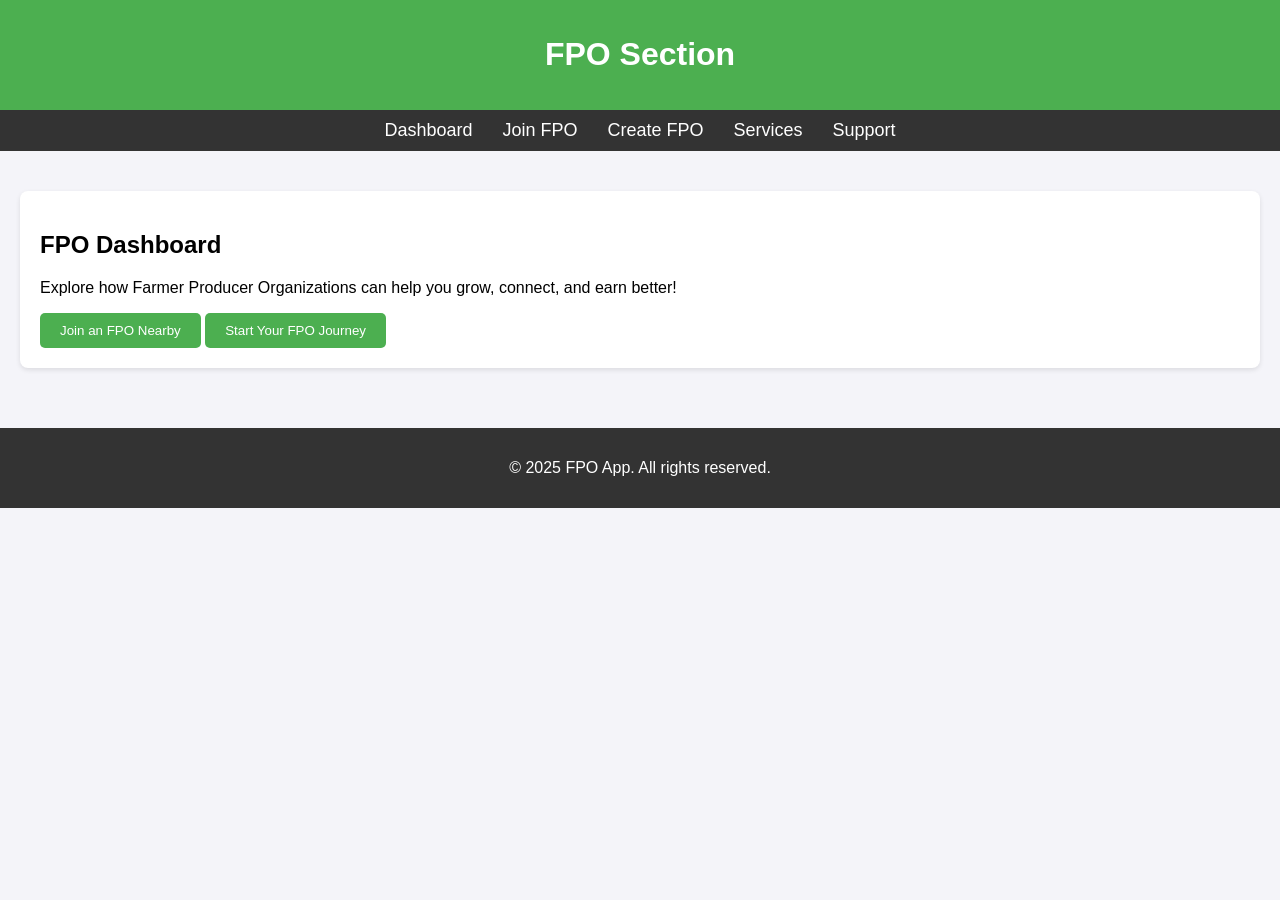
<file: FPO.html>
<!DOCTYPE html>
<html lang="en">
<head>
    <meta charset="UTF-8">
    <meta name="viewport" content="width=device-width, initial-scale=1.0">
    <title>FPO Section</title>
    <style>
        body {
            font-family: Arial, sans-serif;
            margin: 0;
            padding: 0;
            background-color: #f4f4f9;
        }
        header {
            background: #4CAF50;
            color: white;
            padding: 15px;
            text-align: center;
        }
        nav {
            display: flex;
            justify-content: center;
            background: #333;
            padding: 10px;
        }
        nav a {
            color: white;
            text-decoration: none;
            margin: 0 15px;
            font-size: 18px;
            cursor: pointer;
        }
        nav a:hover {
            text-decoration: underline;
        }
        .container {
            padding: 20px;
        }
        .section {
            display: none;
            background: white;
            margin: 20px auto;
            padding: 20px;
            border-radius: 8px;
            box-shadow: 0 2px 5px rgba(0, 0, 0, 0.1);
        }
        .btn {
            display: inline-block;
            padding: 10px 20px;
            color: white;
            background: #4CAF50;
            border: none;
            border-radius: 5px;
            cursor: pointer;
        }
        .btn:hover {
            background: #45a049;
        }
        .map-container {
            height: 300px;
            background: #c9f5a6;
            border-radius: 8px;
            margin-top: 20px;
        }
        .form-group {
            margin-bottom: 15px;
        }
        .form-group label {
            display: block;
            margin-bottom: 5px;
            font-weight: bold;
        }
        .form-group input, .form-group select {
            width: 100%;
            padding: 8px;
            border: 1px solid #ccc;
            border-radius: 5px;
        }
        footer {
            background: #333;
            color: white;
            text-align: center;
            padding: 15px;
            margin-top: 20px;
        }
        .services-list {
            margin: 0;
            padding: 0;
            list-style: none;
        }
        .services-list li {
            padding: 10px 0;
            cursor: pointer;
            position: relative;
        }
        .services-list li:hover {
            text-decoration: underline;
        }
        .services-info {
            display: none;
            background: #f4f4f9;
            padding: 10px;
            border: 1px solid #ccc;
            border-radius: 5px;
            position: absolute;
            top: 35px;
            left: 0;
            width: 100%;
        }
        .support-list {
            margin: 0;
            padding: 0;
            list-style: none;
        }
        .support-list li {
            padding: 10px 0;
        }
    </style>
</head>
<body>
    <header>
        <h1>FPO Section</h1>
    </header>

    <nav>
        <a onclick="showSection('dashboard')">Dashboard</a>
        <a onclick="showSection('join-fpo')">Join FPO</a>
        <a onclick="showSection('create-fpo')">Create FPO</a>
        <a onclick="showSection('services')">Services</a>
        <a onclick="showSection('support')">Support</a>
    </nav>

    <div class="container">
        <!-- Dashboard Section -->
        <section id="dashboard" class="section">
            <h2>FPO Dashboard</h2>
            <p>Explore how Farmer Producer Organizations can help you grow, connect, and earn better!</p>
            <button class="btn">Join an FPO Nearby</button>
            <button class="btn">Start Your FPO Journey</button>
        </section>

        <!-- Join FPO Section -->
        <section id="join-fpo" class="section">
            <h2>Join FPO</h2>
            <div class="form-group">
                <label for="search">Search FPOs by Crop or Region:</label>
                <input type="text" id="search" placeholder="Enter crop type or region">
            </div>
            <div class="map-container">
                <p>Interactive Map Placeholder</p>
            </div>
            <button class="btn">Search</button>
        </section>

        <!-- Create FPO Section -->
        <section id="create-fpo" class="section">
            <h2>Create FPO</h2>
            <form>
                <div class="form-group">
                    <label for="fpo-name">FPO Name:</label>
                    <input type="text" id="fpo-name" placeholder="Enter FPO Name">
                </div>
                <div class="form-group">
                    <label for="location">Location (District/State):</label>
                    <input type="text" id="location" placeholder="Enter Location">
                </div>
                <div class="form-group">
                    <label for="crop-focus">Crop Focus:</label>
                    <input type="text" id="crop-focus" placeholder="Enter Crop Focus">
                </div>
                <button class="btn">Submit</button>
            </form>
        </section>

        <!-- Services Section -->
        <section id="services" class="section">
            <h2>FPO Services and Benefits</h2>
            <ul class="services-list">
                <li onclick="toggleInfo('bulk-buying-selling')">Bulk Buying and Selling
                    <div id="bulk-buying-selling" class="services-info">
                        <p>FPOs help farmers to collectively purchase inputs at lower costs and sell their produce in bulk, ensuring better prices and reducing transaction costs.</p>
                    </div>
                </li>
                <li onclick="toggleInfo('government-schemes')">Government Schemes
                    <div id="government-schemes" class="services-info">
                        <p>FPOs provide access to various government schemes and subsidies, helping farmers to benefit from financial support and development programs.</p>
                    </div>
                </li>
                <li onclick="toggleInfo('training-workshops')">Training and Workshops
                    <div id="training-workshops" class="services-info">
                        <p>FPOs organize training sessions and workshops to educate farmers on best practices, new technologies, and sustainable farming methods.</p>
                    </div>
                </li>
                <li onclick="toggleInfo('loans-financial-support')">Loans and Financial Support
                    <div id="loans-financial-support" class="services-info">
                        <p>FPOs facilitate access to loans and financial services, enabling farmers to invest in their farms and improve productivity.</p>
                    </div>
                </li>
                <li onclick="toggleInfo('market-linkage-support')">Market Linkage Support
                    <div id="market-linkage-support" class="services-info">
                        <p>FPOs connect farmers with markets, helping them to find better buyers and secure fair prices for their produce.</p>
                    </div>
                </li>
                <li onclick="toggleInfo('tech-innovation-adoption')">Technology and Innovation Adoption
                    <div id="tech-innovation-adoption" class="services-info">
                        <p>FPOs promote the adoption of new technologies and innovations in farming, enhancing efficiency and crop yield.</p>
                    </div>
                </li>
            </ul>
        </section>

        <!-- Support Section -->
        <section id="support" class="section">
            <h2>Support and Help Desk</h2>
            <ul class="support-list">
                <li>FAQs</li>
                <li>Helpline: <a href="tel:+1800123456">1800-123-456</a></li>
                <li>Grievance Redressal</li>
                <li>Chat Support</li>
                <li>Email Support: <a href="mailto:support@fpoapp.com">support@fpoapp.com</a></li>
            </ul>
        </section>
    </div>

    <footer>
        <p>© 2025 FPO App. All rights reserved.</p>
    </footer>

    <script>
        function showSection(sectionId) {
            // Hide all sections
            const sections = document.querySelectorAll('.section');
            sections.forEach(section => {
                section.style.display = 'none';
            });

            // Show the selected section
            const selectedSection = document.getElementById(sectionId);
            selectedSection.style.display = 'block';
        }

        function toggleInfo(infoId) {
            const info = document.getElementById(infoId);
            info.style.display = info.style.display === 'block' ? 'none' : 'block';
        }

        // Show the dashboard section by default
        showSection('dashboard');
    </script>
</body>
</html>
</file>
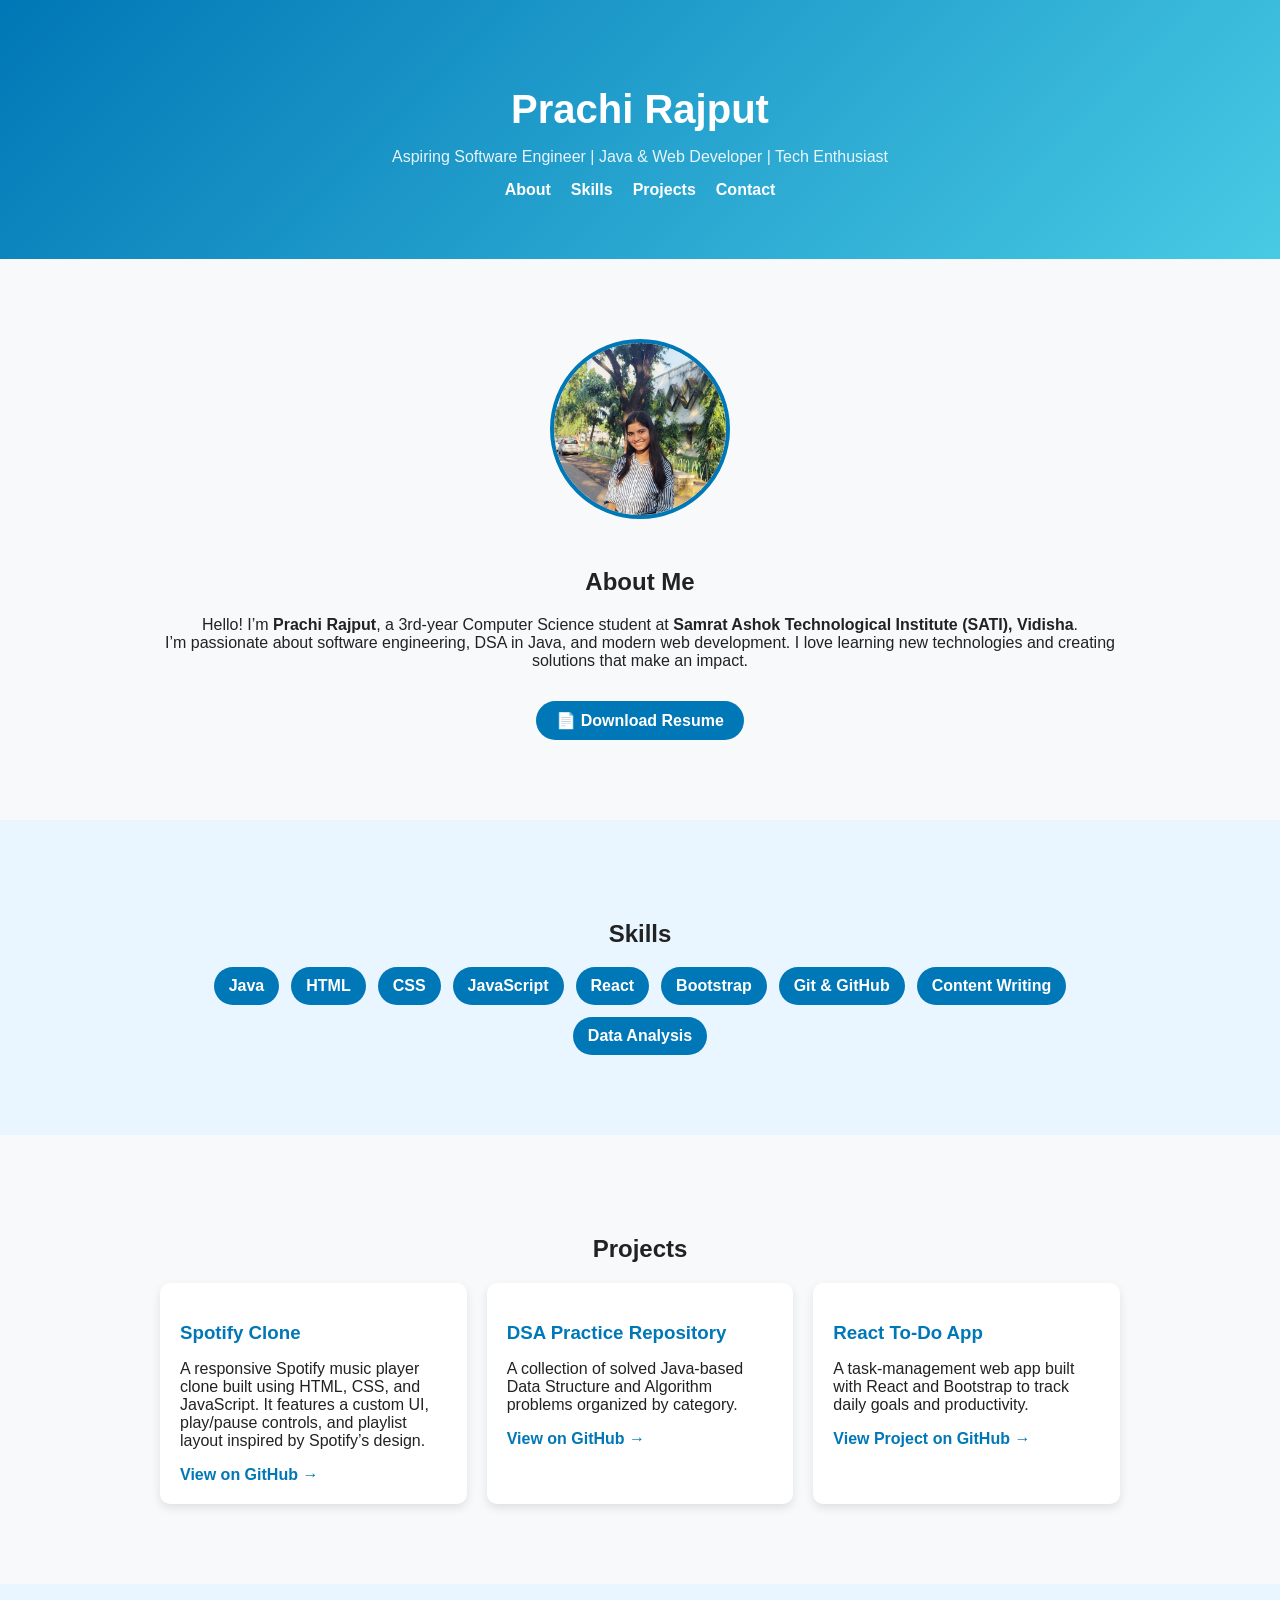
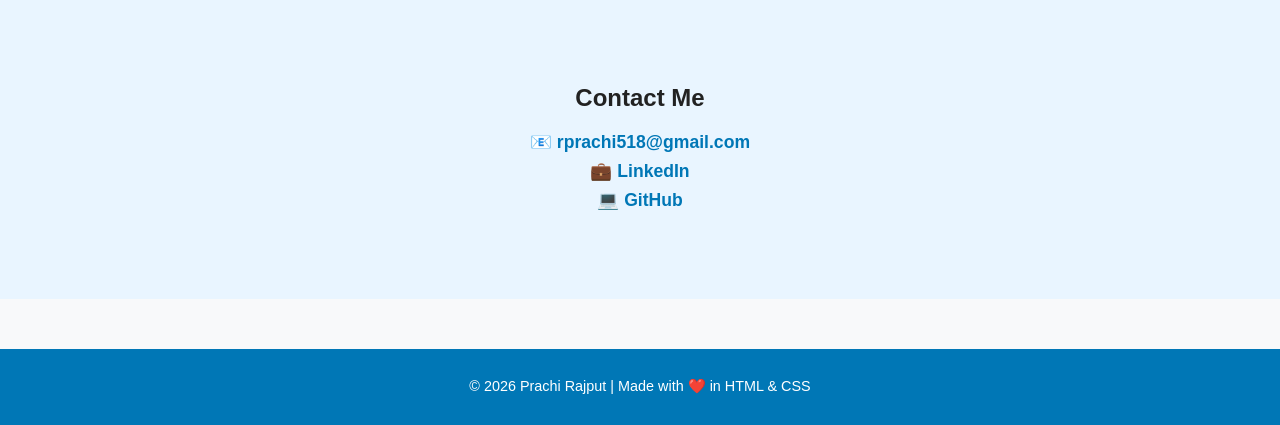
<file: Portfolio.html>
<!DOCTYPE html>
<html lang="en">
<head>
  <meta charset="UTF-8" />
  <meta name="viewport" content="width=device-width, initial-scale=1.0" />
  <title>Prachi Rajput | Portfolio</title>
  <link rel="stylesheet" href="styles.css" />
  <link rel="icon" href="photo-placeholder.jpg" />
</head>
<body>
  <header>
    <div class="container">
      <h1>Prachi Rajput</h1>
      <p class="subtitle">Aspiring Software Engineer | Java & Web Developer | Tech Enthusiast</p>
      <nav>
        <a href="#about">About</a>
        <a href="#skills">Skills</a>
        <a href="#projects">Projects</a>
        <a href="#contact">Contact</a>
      </nav>
    </div>
  </header>

  <section id="about" class="section">
    <div class="container">
      <img src="photo-placeholder.jpg" alt="Prachi Rajput" class="profile-pic" />
      <h2>About Me</h2>
      <p>
        Hello! I’m <strong>Prachi Rajput</strong>, a 3rd-year Computer Science student at
        <strong>Samrat Ashok Technological Institute (SATI), Vidisha</strong>.<br />
        I’m passionate about software engineering, DSA in Java, and modern web development.
        I love learning new technologies and creating solutions that make an impact.
      </p>
      <a href="RESUME2.pdf" class="btn" download>📄 Download Resume</a>
    </div>
  </section>

  <section id="skills" class="section alt-bg">
    <div class="container">
      <h2>Skills</h2>
      <div class="skills-list">
        <span>Java</span>
        <span>HTML</span>
        <span>CSS</span>
        <span>JavaScript</span>
        <span>React</span>
        <span>Bootstrap</span>
        <span>Git & GitHub</span>
        <span>Content Writing</span>
        <span>Data Analysis</span>
      </div>
    </div>
  </section>

  <section id="projects" class="section">
    <div class="container">
      <h2>Projects</h2>
      <div class="projects">
        <div class="project-card">
          <h3>Spotify Clone</h3>
          <p>
            A responsive Spotify music player clone built using HTML, CSS, and JavaScript.
            It features a custom UI, play/pause controls, and playlist layout inspired by Spotify’s design.
          </p>
          <a href="https://github.com/Prachi088/spotify-clone" target="_blank">View on GitHub →</a>
        </div>

        <div class="project-card">
          <h3>DSA Practice Repository</h3>
          <p>
            A collection of solved Java-based Data Structure and Algorithm problems organized by category.
          </p>
          <a href="https://github.com/Prachi088" target="_blank">View on GitHub →</a>
        </div>

        <div class="project-card">
  <h3>React To-Do App</h3>
  <p>
    A task-management web app built with React and Bootstrap to track daily goals and productivity.
  </p>
  <a href="https://github.com/Prachi088/my-portfolio/tree/main/todo-app" target="_blank">
    View Project on GitHub →
  </a>
</div>
      </div>
    </div>
  </section>

  <section id="contact" class="section alt-bg">
    <div class="container contact">
      <h2>Contact Me</h2>
      <p>📧 <a href="mailto:rprachi518@gmail.com">rprachi518@gmail.com</a></p>
      <p>💼 <a href="https://www.linkedin.com/in/prachi-rajput-023985280" target="_blank">LinkedIn</a></p>
      <p>💻 <a href="https://github.com/Prachi088" target="_blank">GitHub</a></p>
    </div>
  </section>

  <footer>
    <p>© <span id="year"></span> Prachi Rajput | Made with ❤️ in HTML & CSS</p>
  </footer>

  <script>
    // Update year automatically
    document.getElementById('year').textContent = new Date().getFullYear();
  </script>
</body>
</html>
</file>
<file: styles.css>
/* ---------- Global ---------- */
* {
  box-sizing: border-box;
  scroll-behavior: smooth;
}

body {
  font-family: 'Poppins', sans-serif;
  margin: 0;
  background-color: #f8f9fa;
  color: #222;
  transition: background 0.3s ease, color 0.3s ease;
}

/* Dark Mode */
body.dark {
  background-color: #121212;
  color: #e0e0e0;
}

.container {
  max-width: 1000px;
  margin: auto;
  padding: 20px;
}

.section {
  padding: 60px 20px;
  text-align: center;
}

.alt-bg {
  background: #e9f5ff;
}

body.dark .alt-bg {
  background: #1a1a1a;
}

/* ---------- Header ---------- */
header {
  background: linear-gradient(135deg, #0077b6, #48cae4);
  color: white;
  padding: 40px 0;
  text-align: center;
}

header h1 {
  font-size: 2.5rem;
  margin-bottom: 5px;
}

.subtitle {
  font-size: 1rem;
  opacity: 0.9;
  margin-bottom: 15px;
}

nav {
  display: flex;
  justify-content: center;
  flex-wrap: wrap;
  gap: 20px;
}

nav a {
  color: white;
  text-decoration: none;
  font-weight: 600;
}

nav a:hover {
  text-decoration: underline;
}

#theme-toggle {
  background: none;
  border: 2px solid white;
  color: white;
  border-radius: 50%;
  font-size: 1rem;
  width: 35px;
  height: 35px;
  cursor: pointer;
}

/* ---------- About Section ---------- */
.profile-pic {
  width: 150px;
  height: 150px;
  border-radius: 50%;
  margin-bottom: 20px;
  border: 3px solid #0077b6;
  object-fit: cover;
}

.btn {
  display: inline-block;
  background: #0077b6;
  color: white;
  padding: 10px 20px;
  border-radius: 25px;
  text-decoration: none;
  font-weight: bold;
  margin-top: 15px;
  transition: background 0.3s ease;
}

.btn:hover {
  background: #005f87;
}

/* ---------- Skills ---------- */
.skills-list {
  display: flex;
  flex-wrap: wrap;
  justify-content: center;
  gap: 12px;
}

.skills-list span {
  background: #0077b6;
  color: white;
  padding: 10px 15px;
  border-radius: 20px;
  font-weight: 600;
}

body.dark .skills-list span {
  background: #219ebc;
}

/* ---------- Projects ---------- */
.projects {
  display: grid;
  grid-template-columns: repeat(auto-fit, minmax(260px, 1fr));
  gap: 20px;
}

.project-card {
  background: white;
  padding: 20px;
  border-radius: 10px;
  box-shadow: 0 4px 10px rgba(0, 0, 0, 0.1);
  text-align: left;
  transition: transform 0.3s ease;
}

body.dark .project-card {
  background: #1e1e1e;
  color: #ddd;
}

.project-card:hover {
  transform: translateY(-5px);
}

.project-card h3 {
  color: #0077b6;
  margin-bottom: 10px;
}

.project-card a {
  color: #0077b6;
  font-weight: bold;
  text-decoration: none;
}

.project-card a:hover {
  text-decoration: underline;
}

/* ---------- Contact ---------- */
.contact p {
  font-size: 1.1rem;
  margin: 8px 0;
}

.contact a {
  color: #0077b6;
  text-decoration: none;
  font-weight: 600;
}

.contact a:hover {
  text-decoration: underline;
}

/* ---------- Footer ---------- */
footer {
  background: #0077b6;
  color: white;
  text-align: center;
  padding: 15px 0;
  margin-top: 50px;
  font-size: 0.9rem;
}
/* ----- Profile Image Hover Effect ----- */
/* ----- Profile Image Hover Effect (Enhanced) ----- */
.profile-pic {
  width: 180px;              /* increased default size */
  height: 180px;
  border-radius: 50%;
  margin-bottom: 25px;
  border: 4px solid #0077b6;
  object-fit: cover;
  transition: transform 0.4s ease, box-shadow 0.4s ease;
  cursor: pointer;
}

/* Hover: enlarge more noticeably */
.profile-pic:hover {
  transform: scale(1.25);    /* increased zoom amount */
  box-shadow: 0 10px 25px rgba(0, 0, 0, 0.3);
}

/* When clicked: gentle shrink */
.profile-pic:active {
  transform: scale(1.15);
}
</file>
